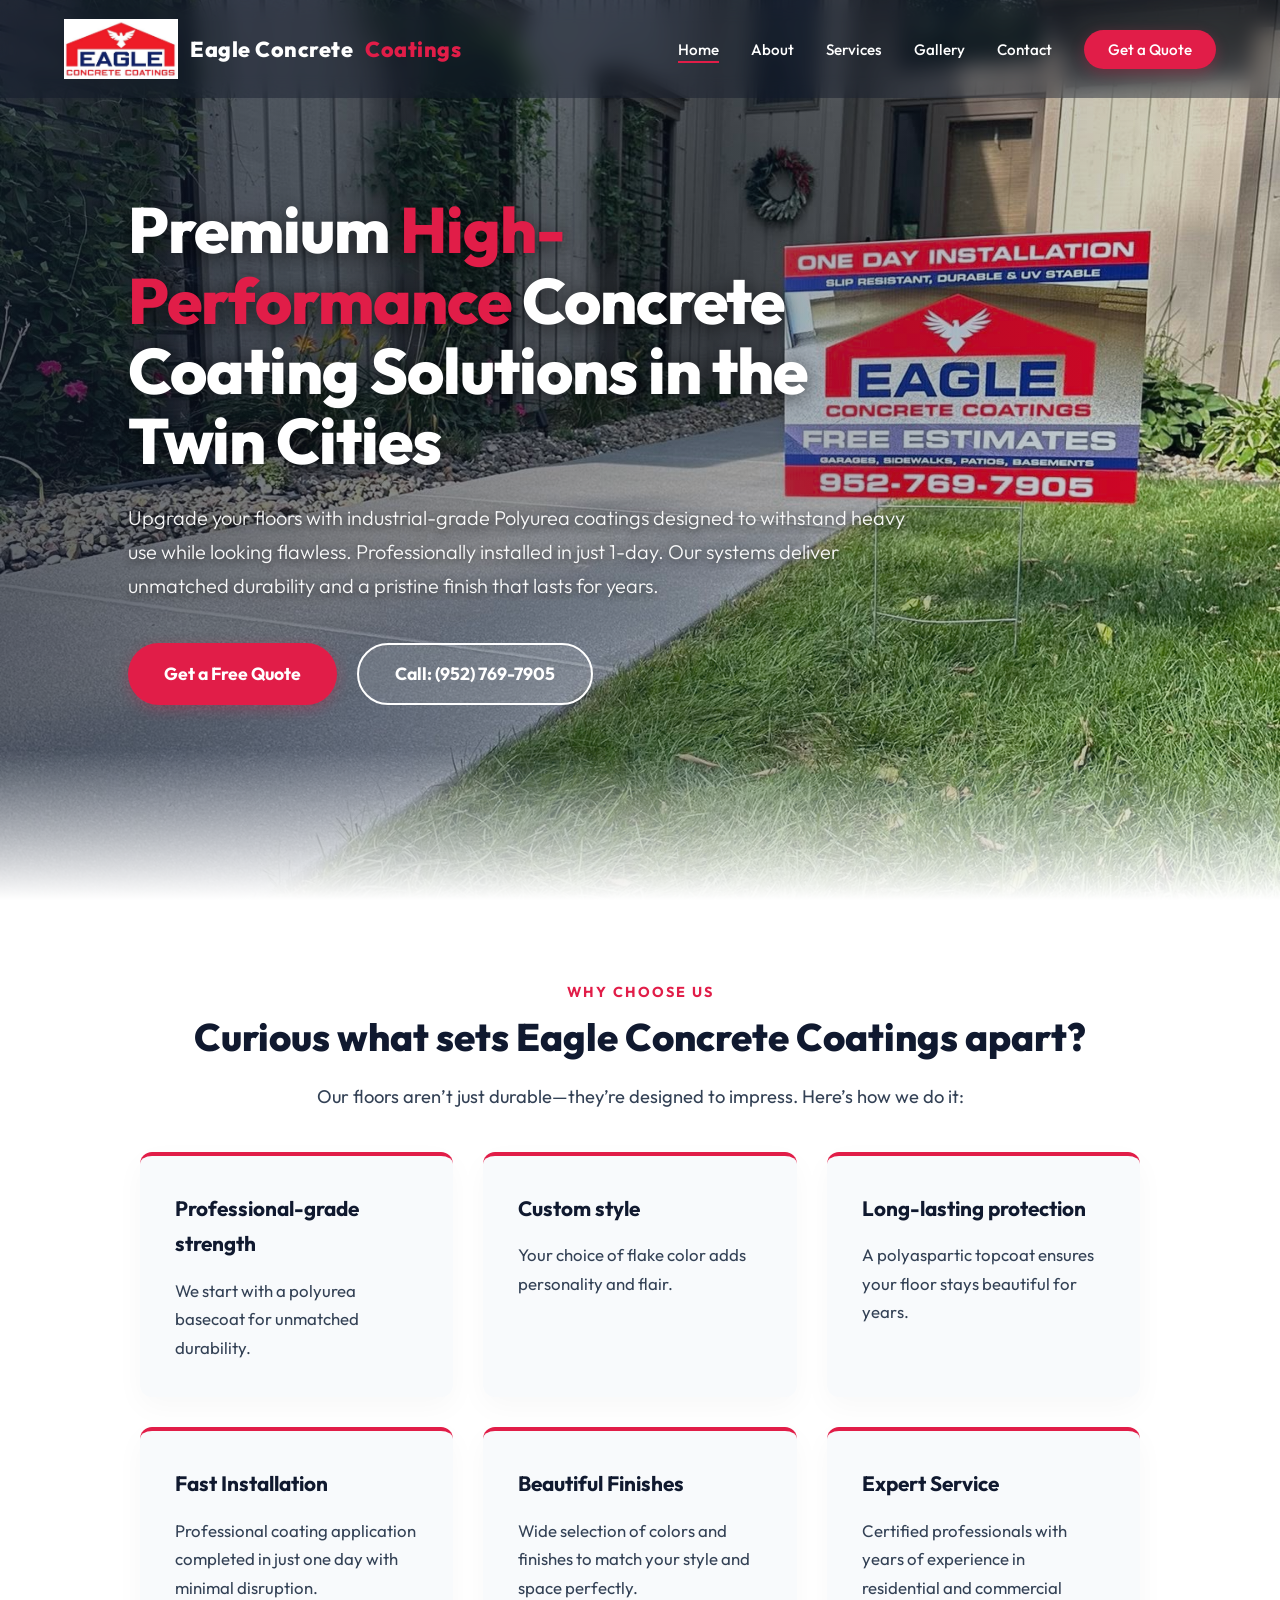
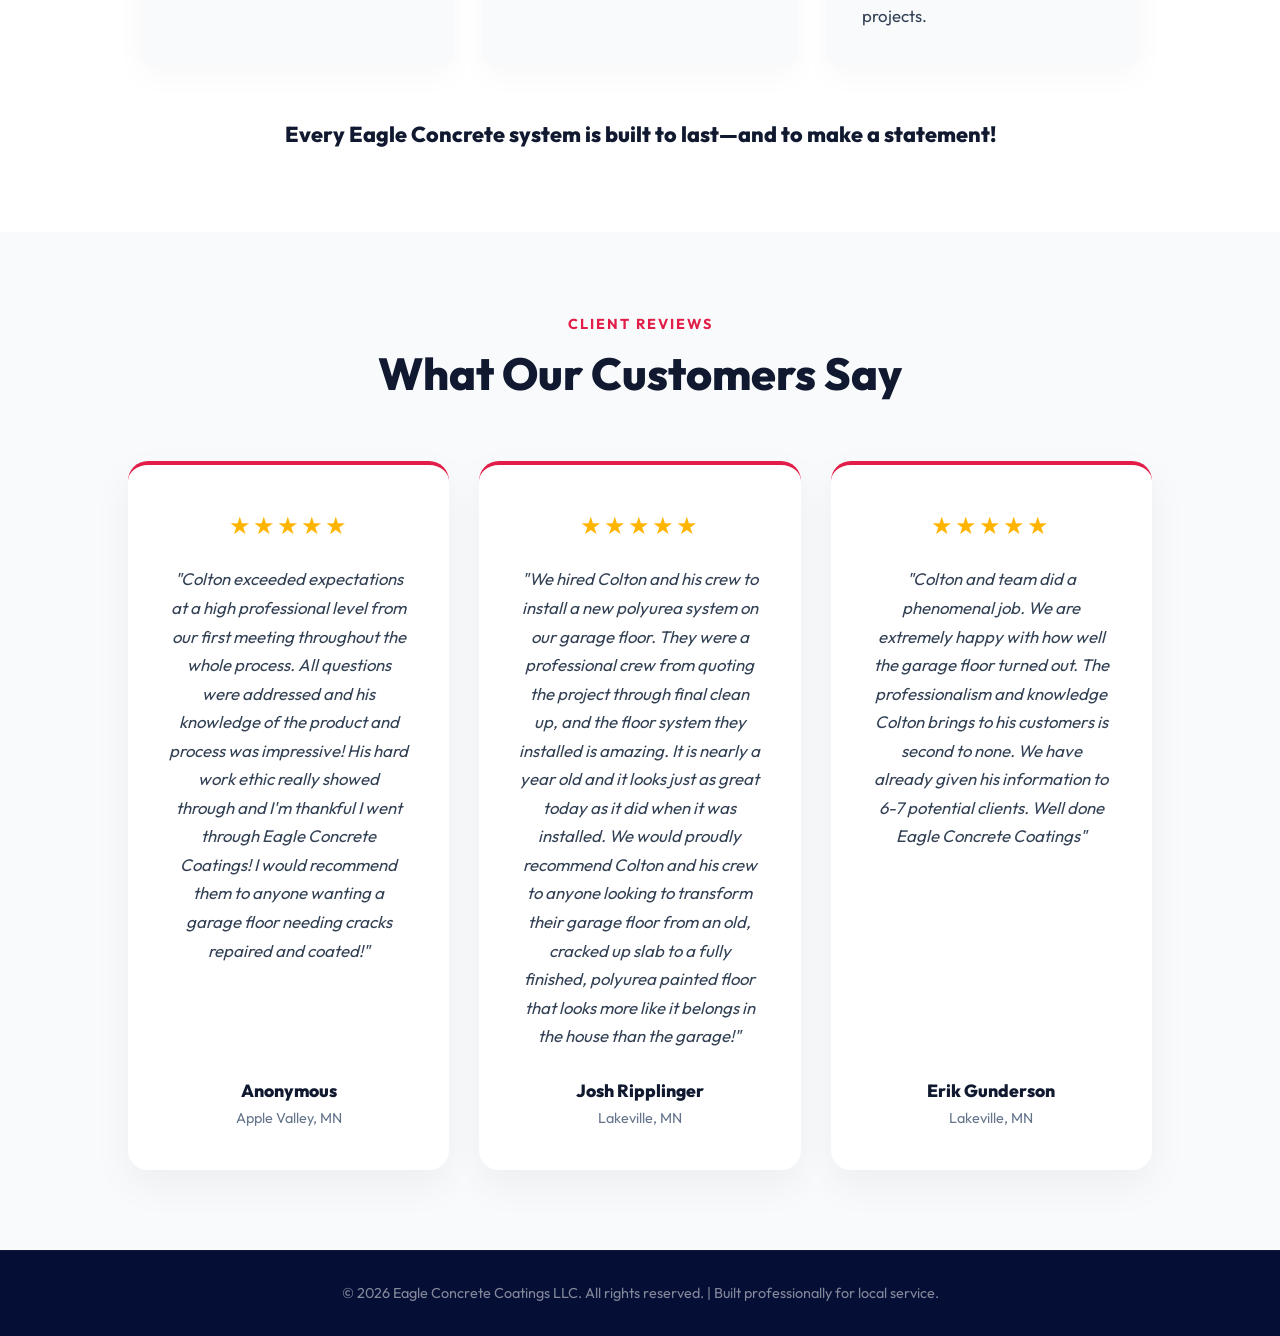
<file: index.html>
<!DOCTYPE html>
<html lang="en">

<head>
    <meta charset="UTF-8">
    <meta name="viewport" content="width=device-width, initial-scale=1.0">
    <title>Eagle Concrete Coatings LLC | Premium Floors in Minnesota</title>
    <meta name="description" content="Durable, professional concrete coatings in Minnesota.">
    <link rel="preconnect" href="https://fonts.googleapis.com">
    <link rel="preconnect" href="https://fonts.gstatic.com" crossorigin>
    <link href="https://fonts.googleapis.com/css2?family=Outfit:wght@300;400;500;700;800&display=swap" rel="stylesheet">
    <link rel="stylesheet" href="styles.css">
</head>

<body>
    <header id="header">
        <div class="logo"><a href="index.html"><img src="images/logo.png" alt="Eagle Concrete Coatings"
                    class="logo-img"> Eagle Concrete <span>Coatings</span></a></div>
        <button class="mobile-menu-btn" onclick="toggleMenu()" aria-label="Toggle Menu">☰</button>
        <ul class="nav-links" id="navLinks">
            <li><a href="index.html" onclick="toggleMenu()">Home</a></li>
            <li><a href="about.html" onclick="toggleMenu()">About</a></li>
            <li><a href="services.html" onclick="toggleMenu()">Services</a></li>
            <li><a href="gallery.html" onclick="toggleMenu()">Gallery</a></li>
            <li><a href="contact.html" onclick="toggleMenu()">Contact</a></li>
            <li><a href="contact.html" class="btn-quote" onclick="toggleMenu()">Get a Quote</a></li>
        </ul>
    </header>

    <main>
        <section id="home" class="hero">
            <div class="hero-content fade-in-up">
                <h1>Premium <span>High-Performance</span> Concrete Coating Solutions in the Twin Cities
                </h1>
                <p>Upgrade your floors with industrial-grade Polyurea coatings designed to withstand heavy use while
                    looking flawless. Professionally installed in just 1-day. Our systems deliver unmatched durability
                    and a pristine finish that lasts for years.</p>
                <div class="hero-buttons">
                    <a href="contact.html" class="btn-quote">Get a Free Quote</a>
                    <a href="tel:9527697905" class="btn-outline">Call: (952) 769-7905</a>
                </div>
            </div>
        </section>

        <section id="features" class="features-text" style="background-color: var(--white);">
            <div class="fade-in-up" style="max-width: 1000px; margin: 0 auto; text-align: center;">
                <span class="section-subtitle">Why Choose Us</span>
                <h2 class="section-title" style="font-size: 2.4rem; margin-bottom: 20px;">Curious what sets Eagle
                    Concrete Coatings apart?</h2>
                <p style="font-size: 1.15rem; color: var(--text-main); margin-bottom: 40px;">Our floors aren’t just
                    durable—they’re designed to impress. Here’s how we do it:</p>

                <div
                    style="display: grid; grid-template-columns: repeat(auto-fit, minmax(280px, 1fr)); gap: 30px; text-align: left; margin-bottom: 50px;">
                    <div
                        style="background: var(--light-gray); padding: 35px; border-radius: 12px; border-top: 4px solid var(--red); box-shadow: 0 10px 30px rgba(0,0,0,0.03);">
                        <h4 style="color: var(--navy); font-size: 1.3rem; margin-bottom: 15px;">Professional-grade
                            strength</h4>
                        <p style="color: var(--text-main); font-size: 1.05rem;">We start with a polyurea basecoat for
                            unmatched durability.</p>
                    </div>
                    <div
                        style="background: var(--light-gray); padding: 35px; border-radius: 12px; border-top: 4px solid var(--red); box-shadow: 0 10px 30px rgba(0,0,0,0.03);">
                        <h4 style="color: var(--navy); font-size: 1.3rem; margin-bottom: 15px;">Custom style</h4>
                        <p style="color: var(--text-main); font-size: 1.05rem;">Your choice of flake color adds
                            personality and flair.</p>
                    </div>
                    <div
                        style="background: var(--light-gray); padding: 35px; border-radius: 12px; border-top: 4px solid var(--red); box-shadow: 0 10px 30px rgba(0,0,0,0.03);">
                        <h4 style="color: var(--navy); font-size: 1.3rem; margin-bottom: 15px;">Long-lasting protection
                        </h4>
                        <p style="color: var(--text-main); font-size: 1.05rem;">A polyaspartic topcoat ensures your
                            floor stays beautiful for years.</p>
                    </div>
                    <!-- New Highlights -->
                    <div
                        style="background: var(--light-gray); padding: 35px; border-radius: 12px; border-top: 4px solid var(--red); box-shadow: 0 10px 30px rgba(0,0,0,0.03);">
                        <h4 style="color: var(--navy); font-size: 1.3rem; margin-bottom: 15px;">Fast Installation
                        </h4>
                        <p style="color: var(--text-main); font-size: 1.05rem;">Professional coating application
                            completed in just one day with minimal disruption.</p>
                    </div>
                    <div
                        style="background: var(--light-gray); padding: 35px; border-radius: 12px; border-top: 4px solid var(--red); box-shadow: 0 10px 30px rgba(0,0,0,0.03);">
                        <h4 style="color: var(--navy); font-size: 1.3rem; margin-bottom: 15px;">Beautiful Finishes
                        </h4>
                        <p style="color: var(--text-main); font-size: 1.05rem;">Wide selection of colors and finishes to
                            match your style and space perfectly.</p>
                    </div>
                    <div
                        style="background: var(--light-gray); padding: 35px; border-radius: 12px; border-top: 4px solid var(--red); box-shadow: 0 10px 30px rgba(0,0,0,0.03);">
                        <h4 style="color: var(--navy); font-size: 1.3rem; margin-bottom: 15px;">Expert Service
                        </h4>
                        <p style="color: var(--text-main); font-size: 1.05rem;">Certified professionals with years of
                            experience in residential and commercial projects.</p>
                    </div>
                </div>

                <p style="font-size: 1.35rem; font-weight: 800; color: var(--navy);">Every Eagle Concrete system is
                    built to last—and to make a statement!</p>
            </div>
        </section>

        <section id="testimonials" class="testimonials">
            <div class="section-header fade-in-up">
                <span class="section-subtitle">Client Reviews</span>
                <h2 class="section-title">What Our Customers Say</h2>
            </div>
            <div class="testimonial-container fade-in-up delay-1">
                <!-- Review 1 -->
                <div class="testimonial-card">
                    <div class="stars">★★★★★</div>
                    <p class="review-text">"Colton exceeded expectations at a high professional level from our first
                        meeting throughout the whole process. All questions were addressed and his knowledge of the
                        product and process was impressive! His hard work ethic really showed through and I'm thankful I
                        went through Eagle Concrete Coatings! I would recommend them to anyone wanting a garage floor
                        needing cracks repaired and coated!"</p>
                    <div class="reviewer">
                        <h4>Anonymous</h4>
                        <p>Apple Valley, MN</p>
                    </div>
                </div>
                <!-- Review 2 -->
                <div class="testimonial-card">
                    <div class="stars">★★★★★</div>
                    <p class="review-text">"We hired Colton and his crew to install a new polyurea system on our garage
                        floor. They were a professional crew from quoting the project through final clean up, and the
                        floor system they installed is amazing. It is nearly a year old and it looks just as great today
                        as it did when it was installed. We would proudly recommend Colton and his crew to anyone
                        looking to transform their garage floor from an old, cracked up slab to a fully finished,
                        polyurea painted floor that looks more like it belongs in the house than the garage!"</p>
                    <div class="reviewer">
                        <h4>Josh Ripplinger</h4>
                        <p>Lakeville, MN</p>
                    </div>
                </div>
                <!-- Review 3 -->
                <div class="testimonial-card">
                    <div class="stars">★★★★★</div>
                    <p class="review-text">"Colton and team did a phenomenal job. We are extremely happy with how well
                        the garage floor turned out. The professionalism and knowledge Colton brings to his customers is
                        second to none. We have already given his information to 6-7 potential clients. Well done Eagle
                        Concrete Coatings"</p>
                    <div class="reviewer">
                        <h4>Erik Gunderson</h4>
                        <p>Lakeville, MN</p>
                    </div>
                </div>
            </div>
        </section>
    </main>

    <footer>
        <p>&copy; 2026 Eagle Concrete Coatings LLC. All rights reserved. | Built professionally for local service.</p>
    </footer>

    <script src="script.js"></script>
</body>

</html>
</file>
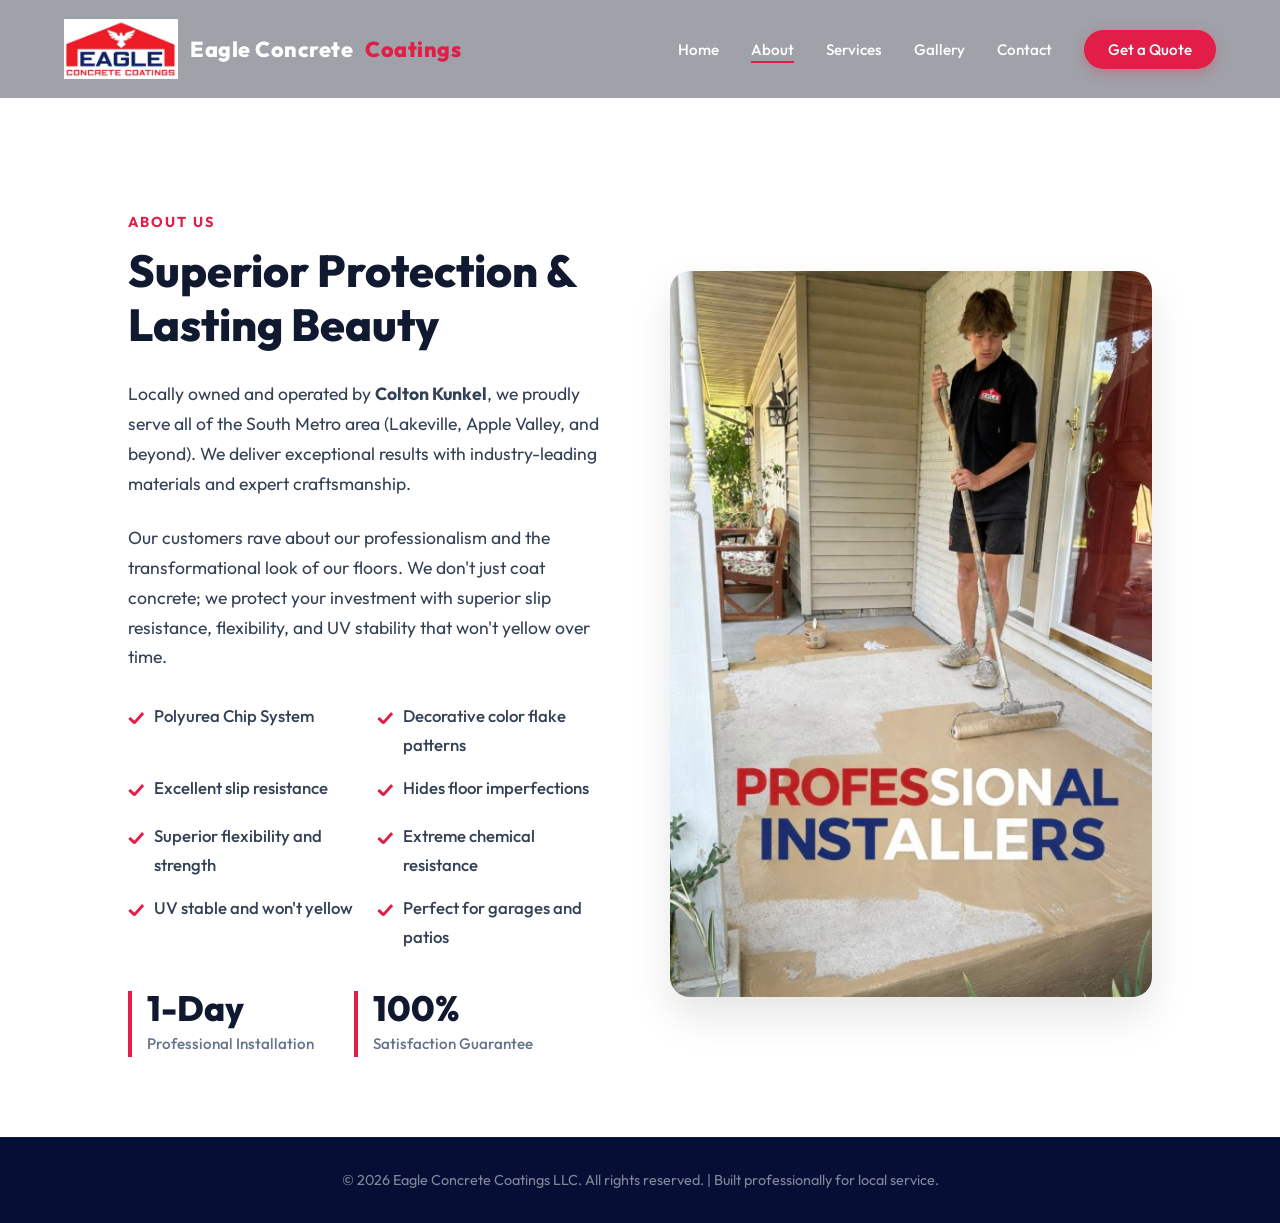
<file: about.html>
<!DOCTYPE html>
<html lang="en">

<head>
    <meta charset="UTF-8">
    <meta name="viewport" content="width=device-width, initial-scale=1.0">
    <title>About Us | Eagle Concrete Coatings LLC</title>
    <meta name="description" content="Learn about Eagle Concrete Coatings LLC and Colton Kunkel.">
    <link rel="preconnect" href="https://fonts.googleapis.com">
    <link rel="preconnect" href="https://fonts.gstatic.com" crossorigin>
    <link href="https://fonts.googleapis.com/css2?family=Outfit:wght@300;400;500;700;800&display=swap" rel="stylesheet">
    <link rel="stylesheet" href="styles.css">
</head>

<body>
    <header id="header">
        <div class="logo"><a href="index.html"><img src="images/logo.png" alt="Eagle Concrete Coatings"
                    class="logo-img"> Eagle Concrete <span>Coatings</span></a></div>
        <button class="mobile-menu-btn" onclick="toggleMenu()" aria-label="Toggle Menu">☰</button>
        <ul class="nav-links" id="navLinks">
            <li><a href="index.html" onclick="toggleMenu()">Home</a></li>
            <li><a href="about.html" onclick="toggleMenu()">About</a></li>
            <li><a href="services.html" onclick="toggleMenu()">Services</a></li>
            <li><a href="gallery.html" onclick="toggleMenu()">Gallery</a></li>
            <li><a href="contact.html" onclick="toggleMenu()">Contact</a></li>
            <li><a href="contact.html" class="btn-quote" onclick="toggleMenu()">Get a Quote</a></li>
        </ul>
    </header>

    <main class="page-spacer">
        <section id="about" class="about">
            <div class="about-text fade-in-up">
                <span class="section-subtitle">About Us</span>
                <h2 class="section-title">Superior Protection & Lasting Beauty</h2>
                <br>
                <p>Locally owned and operated by <strong>Colton Kunkel</strong>, we proudly serve all of the South Metro
                    area (Lakeville, Apple Valley, and beyond). We deliver exceptional results with industry-leading
                    materials and expert craftsmanship.</p>
                <p>Our customers rave about our professionalism and the transformational look of our floors. We don't
                    just coat concrete; we protect your investment with superior slip resistance, flexibility, and UV
                    stability that won't yellow over time.</p>
                <ul class="benefits-list">
                    <li><i>✓</i> Polyurea Chip System</li>
                    <li><i>✓</i> Decorative color flake patterns</li>
                    <li><i>✓</i> Excellent slip resistance</li>
                    <li><i>✓</i> Hides floor imperfections</li>
                    <li><i>✓</i> Superior flexibility and strength</li>
                    <li><i>✓</i> Extreme chemical resistance</li>
                    <li><i>✓</i> UV stable and won't yellow</li>
                    <li><i>✓</i> Perfect for garages and patios</li>
                </ul>
                <div class="about-stats">
                    <div class="stat-item">
                        <h4>1-Day</h4>
                        <p>Professional Installation</p>
                    </div>
                    <div class="stat-item">
                        <h4>100%</h4>
                        <p>Satisfaction Guarantee</p>
                    </div>
                </div>
            </div>
            <div class="about-image fade-in-up delay-1">
                <img src="images/coating team working.jpg" alt="Professional concrete coating team working">
            </div>
        </section>
    </main>

    <footer>
        <p>&copy; 2026 Eagle Concrete Coatings LLC. All rights reserved. | Built professionally for local service.</p>
    </footer>

    <script src="script.js"></script>
</body>

</html>
</file>
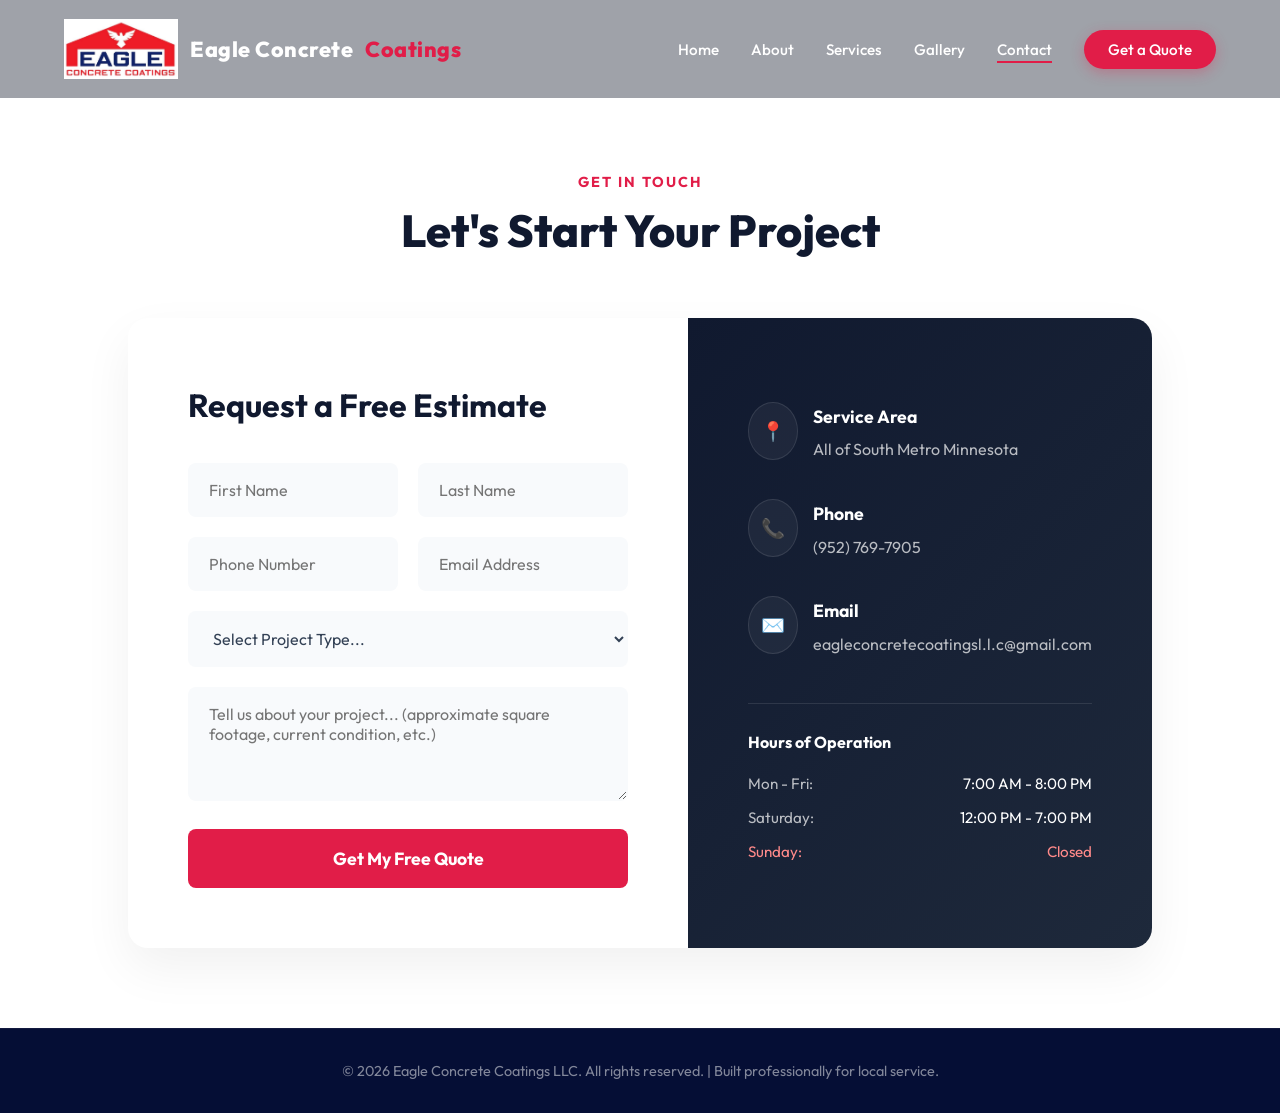
<file: contact.html>
<!DOCTYPE html>
<html lang="en">
<head>
    <meta charset="UTF-8">
    <meta name="viewport" content="width=device-width, initial-scale=1.0">
    <title>Contact Us | Eagle Concrete Coatings LLC</title>
    <link rel="preconnect" href="https://fonts.googleapis.com">
    <link rel="preconnect" href="https://fonts.gstatic.com" crossorigin>
    <link href="https://fonts.googleapis.com/css2?family=Outfit:wght@300;400;500;700;800&display=swap" rel="stylesheet">
    <link rel="stylesheet" href="styles.css">
    <style>
        .contact { padding-top: 40px; }
    </style>
</head>
<body>
    <header id="header">
        <div class="logo"><a href="index.html"><img src="images/logo.png" alt="Eagle Concrete Coatings" class="logo-img"> Eagle Concrete <span>Coatings</span></a></div>
        <button class="mobile-menu-btn" onclick="toggleMenu()" aria-label="Toggle Menu">☰</button>
        <ul class="nav-links" id="navLinks">
            <li><a href="index.html" onclick="toggleMenu()">Home</a></li>
            <li><a href="about.html" onclick="toggleMenu()">About</a></li>
            <li><a href="services.html" onclick="toggleMenu()">Services</a></li>
            <li><a href="gallery.html" onclick="toggleMenu()">Gallery</a></li>
            <li><a href="contact.html" onclick="toggleMenu()">Contact</a></li>
            <li><a href="contact.html" class="btn-quote" onclick="toggleMenu()">Get a Quote</a></li>
        </ul>
    </header>

    <main class="page-spacer">
        <section id="contact" class="contact">
            <div class="section-header fade-in-up">
                <span class="section-subtitle">Get In Touch</span>
                <h2 class="section-title">Let's Start Your Project</h2>
            </div>
            <div class="contact-container fade-in-up delay-1">
                <div class="contact-form-wrap">
                    <h3>Request a Free Estimate</h3>
                    <form class="contact-form" onsubmit="submitForm(event)">
                        <div class="input-group">
                            <input type="text" placeholder="First Name" required>
                        </div>
                        <div class="input-group">
                            <input type="text" placeholder="Last Name" required>
                        </div>
                        <div class="input-group">
                            <input type="tel" placeholder="Phone Number" required>
                        </div>
                        <div class="input-group">
                            <input type="email" placeholder="Email Address" required>
                        </div>
                        <div class="input-group form-full">
                            <select required>
                                <option value="" disabled selected>Select Project Type...</option>
                                <option value="garage">Garage Floor</option>
                                <option value="basement">Basement</option>
                                <option value="commercial">Commercial Space</option>
                                <option value="outdoor">Patio / Outdoor</option>
                            </select>
                        </div>
                        <div class="input-group form-full">
                            <textarea rows="4" placeholder="Tell us about your project... (approximate square footage, current condition, etc.)"></textarea>
                        </div>
                        <button type="submit">Get My Free Quote</button>
                    </form>
                </div>

                <div class="contact-info">
                    <div class="info-item">
                        <div class="info-icon">📍</div>
                        <div class="info-content">
                            <h4>Service Area</h4>
                            <p>All of South Metro Minnesota</p>
                        </div>
                    </div>
                    <div class="info-item">
                        <div class="info-icon">📞</div>
                        <div class="info-content">
                            <h4>Phone</h4>
                            <a href="tel:9527697905">(952) 769-7905</a>
                        </div>
                    </div>
                    <div class="info-item">
                        <div class="info-icon">✉️</div>
                        <div class="info-content">
                            <h4>Email</h4>
                            <a href="mailto:eagleconcretecoatingsl.l.c@gmail.com">eagleconcretecoatingsl.l.c@gmail.com</a>
                        </div>
                    </div>
                    
                    <div style="margin-top: 10px; border-top: 1px solid rgba(255,255,255,0.1); padding-top: 25px;">
                        <h4 style="margin-bottom: 15px; color: var(--white);">Hours of Operation</h4>
                        <p style="margin-bottom: 8px; display: flex; justify-content: space-between; font-size: 0.95rem;">
                            <span style="color: rgba(255,255,255,0.7);">Mon - Fri:</span> 
                            <span>7:00 AM - 8:00 PM</span>
                        </p>
                        <p style="margin-bottom: 8px; display: flex; justify-content: space-between; font-size: 0.95rem;">
                            <span style="color: rgba(255,255,255,0.7);">Saturday:</span> 
                            <span>12:00 PM - 7:00 PM</span>
                        </p>
                        <p style="display: flex; justify-content: space-between; color: #ff8a8a; font-size: 0.95rem;">
                            <span>Sunday:</span> 
                            <span>Closed</span>
                        </p>
                    </div>
                </div>
            </div>
        </section>
    </main>

    <footer>
        <p>&copy; 2026 Eagle Concrete Coatings LLC. All rights reserved. | Built professionally for local service.</p>
    </footer>

    <script src="script.js"></script>
</body>
</html>
</file>
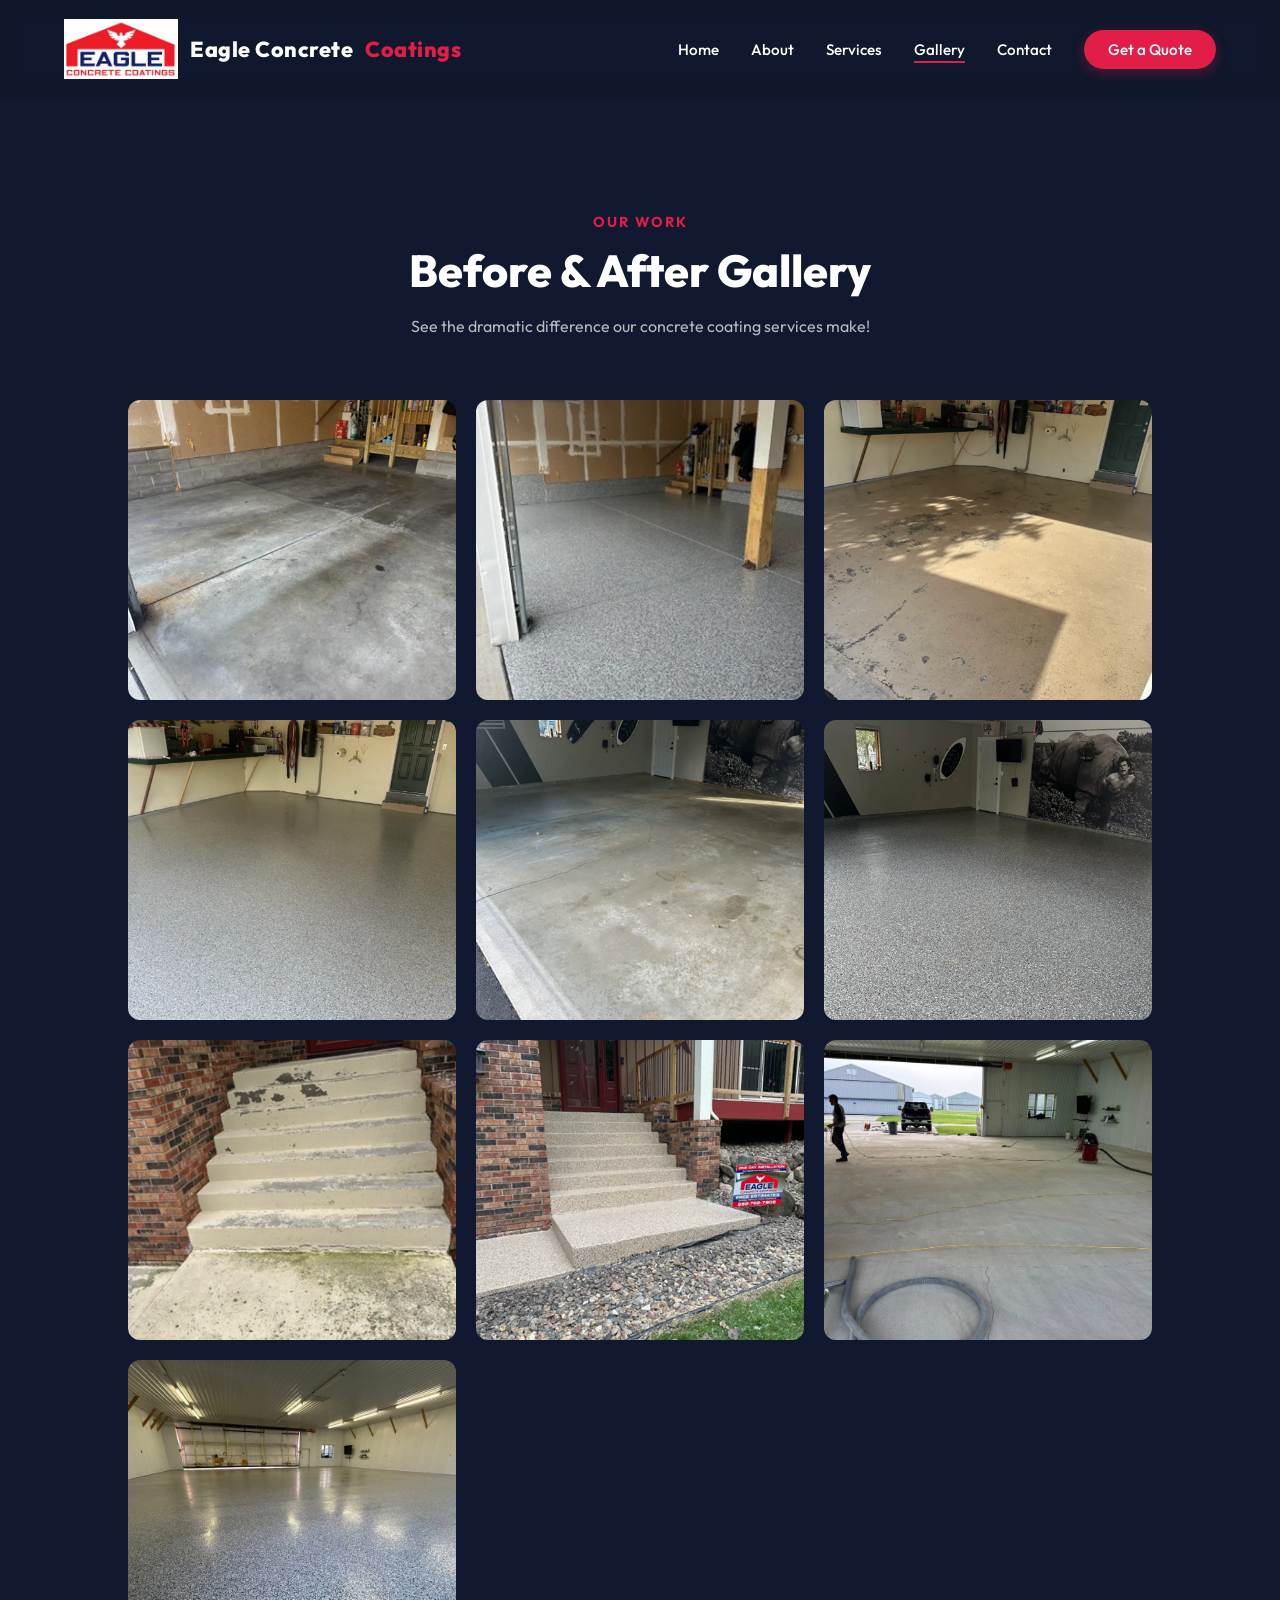
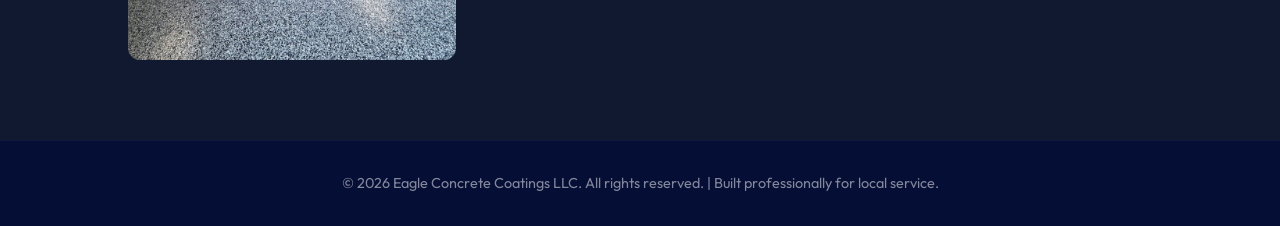
<file: gallery.html>
<!DOCTYPE html>
<html lang="en">

<head>
    <meta charset="UTF-8">
    <meta name="viewport" content="width=device-width, initial-scale=1.0">
    <title>Gallery | Eagle Concrete Coatings LLC</title>
    <link rel="preconnect" href="https://fonts.googleapis.com">
    <link rel="preconnect" href="https://fonts.gstatic.com" crossorigin>
    <link href="https://fonts.googleapis.com/css2?family=Outfit:wght@300;400;500;700;800&display=swap" rel="stylesheet">
    <link rel="stylesheet" href="styles.css">
    <style>
        body {
            background-color: var(--navy);
        }

        .page-spacer {
            background-color: var(--navy);
        }
    </style>
</head>

<body>
    <header id="header">
        <div class="logo"><a href="index.html"><img src="images/logo.png" alt="Eagle Concrete Coatings"
                    class="logo-img"> Eagle Concrete <span>Coatings</span></a></div>
        <button class="mobile-menu-btn" onclick="toggleMenu()" aria-label="Toggle Menu">☰</button>
        <ul class="nav-links" id="navLinks">
            <li><a href="index.html" onclick="toggleMenu()">Home</a></li>
            <li><a href="about.html" onclick="toggleMenu()">About</a></li>
            <li><a href="services.html" onclick="toggleMenu()">Services</a></li>
            <li><a href="gallery.html" onclick="toggleMenu()">Gallery</a></li>
            <li><a href="contact.html" onclick="toggleMenu()">Contact</a></li>
            <li><a href="contact.html" class="btn-quote" onclick="toggleMenu()">Get a Quote</a></li>
        </ul>
    </header>

    <main class="page-spacer">
        <section id="gallery" class="gallery">
            <div class="section-header fade-in-up">
                <span class="section-subtitle">Our Work</span>
                <h2 class="section-title">Before & After Gallery</h2>
                <p style="margin-top: 15px; color: rgba(255,255,255,0.7);">See the dramatic difference our concrete
                    coating services make!</p>
            </div>
            <div class="gallery-grid fade-in-up delay-1">
                <!-- Pair 1 -->
                <div class="gallery-item">
                    <img src="images/before pic garage 1.png" alt="Before Garage 1">
                    <div class="gallery-overlay">
                        <h4>Before</h4>
                        <p>Residential Garage 1</p>
                    </div>
                </div>
                <div class="gallery-item">
                    <img src="images/after pic garage 1.jpg" alt="After Garage 1">
                    <div class="gallery-overlay">
                        <h4>After</h4>
                        <p>Residential Garage 1</p>
                    </div>
                </div>
                <!-- Pair 2 -->
                <div class="gallery-item">
                    <img src="images/before pic garage 2.png" alt="Before Garage 2">
                    <div class="gallery-overlay">
                        <h4>Before</h4>
                        <p>Residential Garage 2</p>
                    </div>
                </div>
                <div class="gallery-item">
                    <img src="images/after pic garage 2.png" alt="After Garage 2">
                    <div class="gallery-overlay">
                        <h4>After</h4>
                        <p>Residential Garage 2</p>
                    </div>
                </div>
                <!-- Pair 3 -->
                <div class="gallery-item">
                    <img src="images/before pic garage 3.png" alt="Before Garage 3">
                    <div class="gallery-overlay">
                        <h4>Before</h4>
                        <p>Residential Garage 3</p>
                    </div>
                </div>
                <div class="gallery-item">
                    <img src="images/after pic garage 3.png" alt="After Garage 3">
                    <div class="gallery-overlay">
                        <h4>After</h4>
                        <p>Residential Garage 3</p>
                    </div>
                </div>
                <!-- Pair 4 -->
                <div class="gallery-item">
                    <img src="images/before pic outside 1.png" alt="Before Outside 1">
                    <div class="gallery-overlay">
                        <h4>Before</h4>
                        <p>Outdoor Space</p>
                    </div>
                </div>
                <div class="gallery-item">
                    <img src="images/after pic outside 1.png" alt="After Outside 1">
                    <div class="gallery-overlay">
                        <h4>After</h4>
                        <p>Outdoor Space</p>
                    </div>
                </div>
                <!-- Pair 5 -->
                <div class="gallery-item">
                    <img src="images/commercial before pic.jpg" alt="Before Commercial">
                    <div class="gallery-overlay">
                        <h4>Before</h4>
                        <p>Commercial Space</p>
                    </div>
                </div>
                <div class="gallery-item">
                    <img src="images/commerical after pic.jpg" alt="After Commercial">
                    <div class="gallery-overlay">
                        <h4>After</h4>
                        <p>Commercial Space</p>
                    </div>
                </div>
            </div>
        </section>
    </main>

    <footer>
        <p>&copy; 2026 Eagle Concrete Coatings LLC. All rights reserved. | Built professionally for local service.</p>
    </footer>

    <script src="script.js"></script>
</body>

</html>
</file>
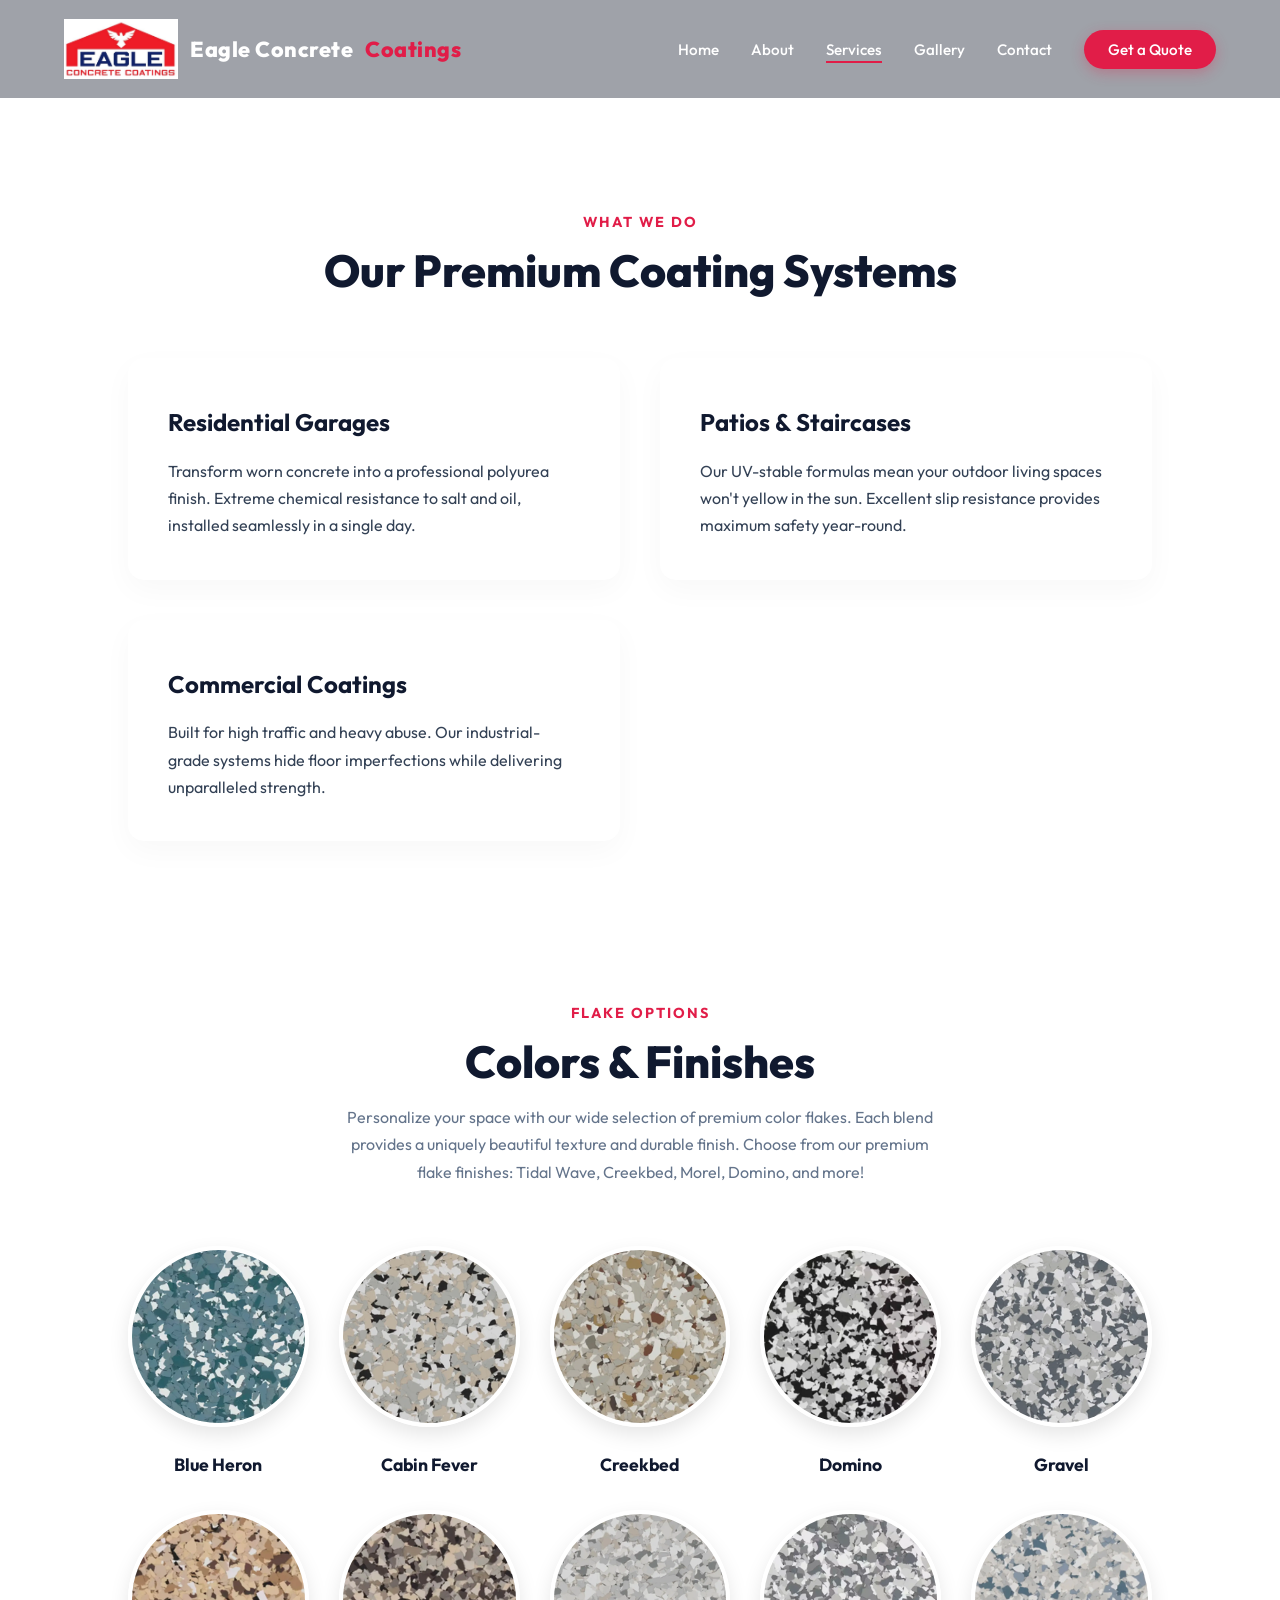
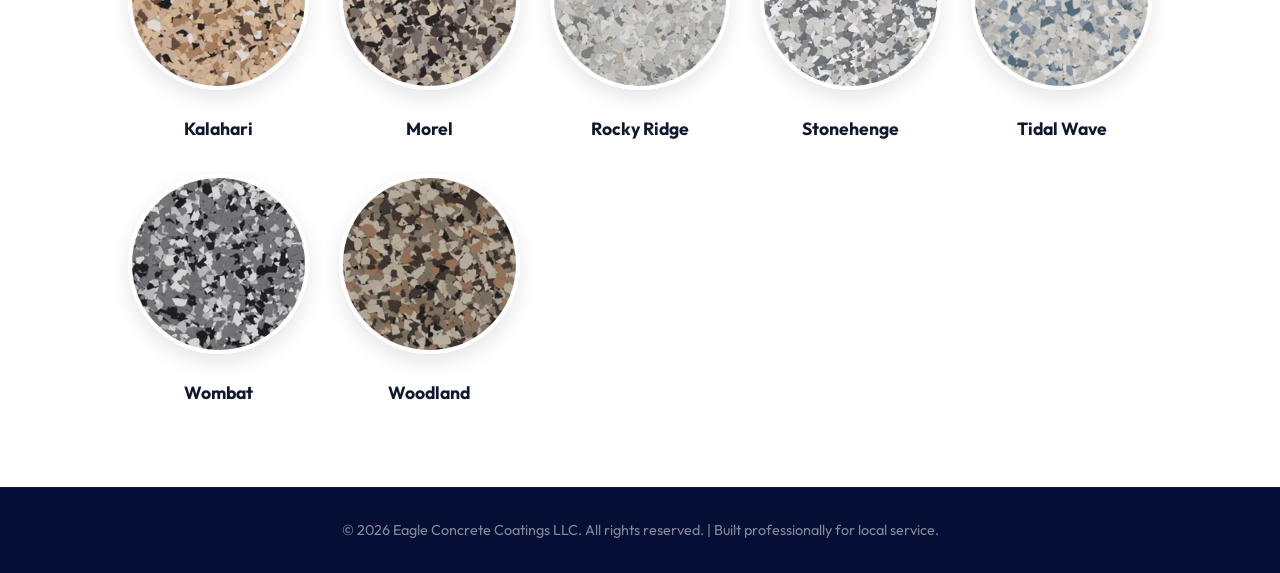
<file: services.html>
<!DOCTYPE html>
<html lang="en">

<head>
    <meta charset="UTF-8">
    <meta name="viewport" content="width=device-width, initial-scale=1.0">
    <title>Services | Eagle Concrete Coatings LLC</title>
    <link rel="preconnect" href="https://fonts.googleapis.com">
    <link rel="preconnect" href="https://fonts.gstatic.com" crossorigin>
    <link href="https://fonts.googleapis.com/css2?family=Outfit:wght@300;400;500;700;800&display=swap" rel="stylesheet">
    <link rel="stylesheet" href="styles.css">
    <style>
        .services {
            background-color: var(--white);
        }

        /* On separate page, make bg white */
    </style>
</head>

<body>
    <header id="header">
        <div class="logo"><a href="index.html"><img src="images/logo.png" alt="Eagle Concrete Coatings"
                    class="logo-img"> Eagle Concrete <span>Coatings</span></a></div>
        <button class="mobile-menu-btn" onclick="toggleMenu()" aria-label="Toggle Menu">☰</button>
        <ul class="nav-links" id="navLinks">
            <li><a href="index.html" onclick="toggleMenu()">Home</a></li>
            <li><a href="about.html" onclick="toggleMenu()">About</a></li>
            <li><a href="services.html" onclick="toggleMenu()">Services</a></li>
            <li><a href="gallery.html" onclick="toggleMenu()">Gallery</a></li>
            <li><a href="contact.html" onclick="toggleMenu()">Contact</a></li>
            <li><a href="contact.html" class="btn-quote" onclick="toggleMenu()">Get a Quote</a></li>
        </ul>
    </header>

    <main class="page-spacer">
        <section id="services" class="services">
            <div class="section-header fade-in-up">
                <span class="section-subtitle">What We Do</span>
                <h2 class="section-title">Our Premium Coating Systems</h2>
            </div>
            <div class="services-grid">
                <div class="service-card fade-in-up delay-1">
                    <h3>Residential Garages</h3>
                    <p>Transform worn concrete into a professional polyurea finish. Extreme chemical resistance to salt
                        and oil, installed seamlessly in a single day.</p>
                </div>
                <div class="service-card fade-in-up delay-2">
                    <h3>Patios & Staircases</h3>
                    <p>Our UV-stable formulas mean your outdoor living spaces won't yellow in the sun. Excellent slip
                        resistance provides maximum safety year-round.</p>
                </div>
                <div class="service-card fade-in-up delay-3">
                    <h3>Commercial Coatings</h3>
                    <p>Built for high traffic and heavy abuse. Our industrial-grade systems hide floor imperfections
                        while delivering unparalleled strength.</p>
                </div>
            </div>
        </section>

        <section id="finishes" class="colors" style="background-color: var(--white);">
            <div class="section-header fade-in-up">
                <span class="section-subtitle">Flake Options</span>
                <h2 class="section-title">Colors & Finishes</h2>
                <p style="margin-top: 15px; color: var(--text-light); max-width: 600px; margin-inline: auto;">
                    Personalize your space with our wide selection of premium color flakes. Each blend provides a
                    uniquely beautiful texture and durable finish. Choose from our premium flake finishes: Tidal Wave,
                    Creekbed, Morel, Domino, and more!</p>
            </div>
            <div class="color-grid fade-in-up delay-1">
                <div class="color-item">
                    <img src="images/blue heron.png" alt="Blue Heron">
                    <h4>Blue Heron</h4>
                </div>
                <div class="color-item">
                    <img src="images/cabin fever.png" alt="Cabin Fever">
                    <h4>Cabin Fever</h4>
                </div>
                <div class="color-item">
                    <img src="images/creekbed.png" alt="Creekbed">
                    <h4>Creekbed</h4>
                </div>
                <div class="color-item">
                    <img src="images/domino.png" alt="Domino">
                    <h4>Domino</h4>
                </div>
                <div class="color-item">
                    <img src="images/gravel.png" alt="Gravel">
                    <h4>Gravel</h4>
                </div>
                <div class="color-item">
                    <img src="images/kalahari.png" alt="Kalahari">
                    <h4>Kalahari</h4>
                </div>
                <div class="color-item">
                    <img src="images/morel.png" alt="Morel">
                    <h4>Morel</h4>
                </div>
                <div class="color-item">
                    <img src="images/rocky ridge.png" alt="Rocky Ridge">
                    <h4>Rocky Ridge</h4>
                </div>
                <div class="color-item">
                    <img src="images/stonehenge.png" alt="Stonehenge">
                    <h4>Stonehenge</h4>
                </div>
                <div class="color-item">
                    <img src="images/tidal wave.png" alt="Tidal Wave">
                    <h4>Tidal Wave</h4>
                </div>
                <div class="color-item">
                    <img src="images/wombat.png" alt="Wombat">
                    <h4>Wombat</h4>
                </div>
                <div class="color-item">
                    <img src="images/woodland.png" alt="Woodland">
                    <h4>Woodland</h4>
                </div>
            </div>
        </section>
    </main>

    <footer>
        <p>&copy; 2026 Eagle Concrete Coatings LLC. All rights reserved. | Built professionally for local service.</p>
    </footer>

    <script src="script.js"></script>
</body>

</html>
</file>
<file: styles.css>
/* styles.css */
/* === BASE STYLES & BRAND COLORS === */
:root {
    --navy: #10192f;
    --navy-light: #1e293b;
    --navy-dark: #050e35;
    --red: #e11d48;
    --red-hover: #be123c;
    --white: #ffffff;
    --light-gray: #f8fafc;
    --text-main: #334155;
    --text-light: #64748b;
}

* {
    margin: 0;
    padding: 0;
    box-sizing: border-box;
    font-family: 'Outfit', sans-serif;
    scroll-behavior: smooth;
}

body {
    color: var(--text-main);
    line-height: 1.7;
    background-color: var(--white);
    overflow-x: hidden;
    display: flex;
    flex-direction: column;
    min-height: 100vh;
}

main {
    flex: 1;
}

/* === PRE-LOADER / ANIMATIONS === */
@keyframes fadeInUp {
    from {
        opacity: 0;
        transform: translateY(30px);
    }

    to {
        opacity: 1;
        transform: translateY(0);
    }
}

.fade-in-up {
    animation: fadeInUp 0.8s ease-out forwards;
    opacity: 0;
}

.delay-1 {
    animation-delay: 0.2s;
}

.delay-2 {
    animation-delay: 0.4s;
}

.delay-3 {
    animation-delay: 0.6s;
}

/* === NAVIGATION === */
header {
    background-color: rgba(15, 23, 42, 0.4);
    backdrop-filter: blur(10px);
    -webkit-backdrop-filter: blur(10px);
    color: var(--white);
    padding: 1.2rem 5%;
    display: flex;
    justify-content: space-between;
    align-items: center;
    position: fixed;
    width: 100%;
    top: 0;
    z-index: 1000;
    transition: padding 0.3s ease, box-shadow 0.3s ease;
}

.logo {
    font-size: 1.35rem;
    font-weight: 800;
    letter-spacing: 0.5px;
    display: flex;
    align-items: center;
    gap: 10px;
}

.logo span {
    color: var(--red);
}

.logo a {
    color: var(--white);
    text-decoration: none;
    display: flex;
    align-items: center;
    gap: 12px;
}

.logo-img {
    height: 60px;
    width: auto;
    display: block;
}

.nav-links {
    list-style: none;
    display: flex;
    gap: 2rem;
    align-items: center;
}

.nav-links a {
    color: var(--white);
    text-decoration: none;
    font-weight: 500;
    font-size: 0.95rem;
    transition: all 0.3s;
    position: relative;
}

.nav-links a:not(.btn-quote)::after {
    content: '';
    position: absolute;
    width: 0;
    height: 2px;
    bottom: -4px;
    left: 0;
    background-color: var(--red);
    transition: width 0.3s ease;
}

.nav-links a:not(.btn-quote):hover::after,
.nav-links a.active:not(.btn-quote)::after {
    width: 100%;
}

.btn-quote {
    background-color: var(--red);
    color: var(--white);
    padding: 10px 24px;
    border-radius: 50px;
    text-decoration: none;
    font-weight: 700;
    transition: all 0.3s cubic-bezier(0.4, 0, 0.2, 1);
    box-shadow: 0 4px 14px rgba(225, 29, 72, 0.3);
}

.btn-quote:hover {
    background-color: var(--red-hover);
    transform: translateY(-2px);
    box-shadow: 0 6px 20px rgba(225, 29, 72, 0.5);
}

.mobile-menu-btn {
    display: none;
    font-size: 1.8rem;
    background: none;
    border: none;
    color: var(--white);
    cursor: pointer;
}

/* === PAGE SPACER === */
.page-spacer {
    padding-top: 130px;
    /* offset for fixed header on subpages */
}

/* === HERO SECTION (HOME) === */
.hero {
    height: 100vh;
    min-height: 600px;
    background: linear-gradient(to right, rgba(15, 23, 42, 0.65), rgba(15, 23, 42, 0.15)), url('images/home%20page%20pic.jpg') center 38% / cover fixed;
    display: flex;
    flex-direction: column;
    justify-content: center;
    align-items: flex-start;
    text-align: left;
    color: var(--white);
    padding: 0 10%;
    position: relative;
    margin-bottom: 0;
    /* for index */
}

.hero::after {
    content: '';
    position: absolute;
    bottom: 0;
    left: 0;
    width: 100%;
    height: 150px;
    background: linear-gradient(to bottom, transparent, var(--white));
}

.hero-content {
    max-width: 800px;
    z-index: 2;
}

.hero h1 {
    font-size: 4rem;
    font-weight: 800;
    line-height: 1.1;
    margin-bottom: 24px;
    letter-spacing: -1px;
    text-shadow: 0 4px 20px rgba(0, 0, 0, 0.6);
}

.hero h1 span {
    color: var(--red);
}

.hero p {
    font-size: 1.25rem;
    margin-bottom: 40px;
    font-weight: 300;
    opacity: 0.95;
    text-shadow: 0 2px 10px rgba(0, 0, 0, 0.8);
}

.hero-buttons {
    display: flex;
    gap: 20px;
    flex-wrap: wrap;
}

.hero .btn-quote {
    padding: 16px 36px;
    font-size: 1.1rem;
}

.btn-outline {
    background: rgba(255, 255, 255, 0.1);
    backdrop-filter: blur(5px);
    border: 2px solid var(--white);
    color: var(--white);
    padding: 14px 36px;
    border-radius: 50px;
    text-decoration: none;
    font-weight: 700;
    font-size: 1.1rem;
    transition: all 0.3s;
}

.btn-outline:hover {
    background: var(--white);
    color: var(--navy);
    transform: translateY(-2px);
}

/* === SECTIONS GENERAL === */
section {
    padding: 80px 10%;
    position: relative;
}

.section-header {
    text-align: center;
    margin-bottom: 60px;
}

.section-subtitle {
    color: var(--red);
    font-weight: 700;
    text-transform: uppercase;
    letter-spacing: 2px;
    font-size: 0.9rem;
    margin-bottom: 10px;
    display: block;
}

.section-title {
    color: var(--navy);
    font-size: 2.8rem;
    font-weight: 800;
    line-height: 1.2;
}

/* === ABOUT SECTION === */
.about {
    background-color: var(--white);
    display: grid;
    grid-template-columns: 1fr 1fr;
    gap: 60px;
    align-items: center;
}

.about-text p {
    margin-bottom: 24px;
    font-size: 1.1rem;
    color: var(--text-main);
}

.benefits-list {
    list-style: none;
    margin: 30px 0;
    display: grid;
    grid-template-columns: 1fr 1fr;
    gap: 15px;
}

.benefits-list li {
    display: flex;
    align-items: flex-start;
    gap: 10px;
    font-size: 1.05rem;
    color: var(--text-main);
    font-weight: 500;
}

.benefits-list li i {
    color: var(--red);
    font-size: 1.2rem;
    font-weight: 800;
    font-style: normal;
}

@media (max-width: 768px) {
    .benefits-list {
        grid-template-columns: 1fr;
    }
}

.about-stats {
    display: flex;
    gap: 40px;
    margin-top: 40px;
}

.stat-item {
    border-left: 4px solid var(--red);
    padding-left: 15px;
}

.stat-item h4 {
    font-size: 2.2rem;
    color: var(--navy);
    font-weight: 800;
    line-height: 1;
    margin-bottom: 5px;
}

.stat-item p {
    font-size: 0.95rem;
    color: var(--text-light);
    margin: 0;
    font-weight: 500;
}

.about-image {
    position: relative;
    border-radius: 20px;
    overflow: hidden;
    box-shadow: 0 20px 40px rgba(0, 0, 0, 0.1);
}

.about-image img {
    width: 100%;
    height: auto;
    display: block;
    transition: transform 0.5s;
}

.about-image:hover img {
    transform: scale(1.03);
}

/* === SERVICES SECTION === */
.services {
    background-color: var(--light-gray);
}

.services-grid {
    display: grid;
    grid-template-columns: repeat(auto-fit, minmax(320px, 1fr));
    gap: 40px;
}

.service-card {
    background: var(--white);
    padding: 40px;
    border-radius: 16px;
    box-shadow: 0 10px 30px rgba(0, 0, 0, 0.03);
    border-top: 4px solid transparent;
    transition: all 0.4s cubic-bezier(0.165, 0.84, 0.44, 1);
    position: relative;
    overflow: hidden;
}

.service-card:hover {
    transform: translateY(-10px);
    box-shadow: 0 20px 40px rgba(0, 0, 0, 0.08);
    border-top: 4px solid var(--red);
}

.service-icon {
    font-size: 2.5rem;
    margin-bottom: 25px;
    display: inline-flex;
    justify-content: center;
    align-items: center;
    width: 70px;
    height: 70px;
    background: var(--light-gray);
    border-left: 3px solid var(--red);
    border-radius: 12px;
}

.service-card h3 {
    color: var(--navy);
    font-size: 1.5rem;
    font-weight: 700;
    margin-bottom: 15px;
}

/* === COLORS & FINISHES === */
.color-grid {
    display: grid;
    grid-template-columns: repeat(auto-fit, minmax(150px, 1fr));
    gap: 30px;
    margin-top: 40px;
}

.color-item {
    text-align: center;
}

.color-item img {
    width: 100%;
    max-width: 200px;
    border-radius: 50%;
    aspect-ratio: 1/1;
    object-fit: cover;
    box-shadow: 0 8px 20px rgba(0, 0, 0, 0.1);
    margin-bottom: 15px;
    transition: transform 0.3s ease;
    border: 4px solid var(--white);
}

.color-item img:hover {
    transform: scale(1.08);
}

.color-item h4 {
    font-size: 1.1rem;
    color: var(--navy);
    font-weight: 700;
}

/* === GALLERY SECTION === */
.gallery {
    background-color: var(--navy);
    color: var(--white);
}

.gallery .section-title {
    color: var(--white);
}

.gallery-grid {
    display: grid;
    grid-template-columns: repeat(auto-fit, minmax(300px, 1fr));
    gap: 20px;
}

.gallery-item {
    height: 300px;
    border-radius: 12px;
    overflow: hidden;
    position: relative;
    cursor: pointer;
}

.gallery-item img {
    width: 100%;
    height: 100%;
    object-fit: cover;
    transition: transform 0.6s ease;
}

.gallery-overlay {
    position: absolute;
    top: 0;
    left: 0;
    width: 100%;
    height: 100%;
    background: linear-gradient(to top, rgba(15, 23, 42, 0.9), transparent);
    display: flex;
    flex-direction: column;
    justify-content: flex-end;
    padding: 30px;
    opacity: 0;
    transition: opacity 0.3s ease;
}

.gallery-item:hover img {
    transform: scale(1.1);
}

.gallery-item:hover .gallery-overlay {
    opacity: 1;
}

.gallery-overlay h4 {
    color: var(--white);
    font-size: 1.25rem;
    margin-bottom: 5px;
    transform: translateY(20px);
    transition: transform 0.3s ease;
}

.gallery-item:hover .gallery-overlay h4 {
    transform: translateY(0);
}

/* === CONTACT SECTION === */
.contact {
    background-color: var(--white);
}

.contact-container {
    display: grid;
    grid-template-columns: 3fr 2fr;
    gap: 0;
    background: var(--white);
    border-radius: 20px;
    box-shadow: 0 20px 50px rgba(0, 0, 0, 0.06);
    overflow: hidden;
}

.contact-form-wrap {
    padding: 60px;
}

.contact-form-wrap h3 {
    font-size: 2rem;
    color: var(--navy);
    margin-bottom: 30px;
}

.contact-form {
    display: grid;
    grid-template-columns: 1fr 1fr;
    gap: 20px;
}

.form-full {
    grid-column: span 2;
}

.input-group {
    position: relative;
}

.contact-form input,
.contact-form select,
.contact-form textarea {
    width: 100%;
    padding: 16px 20px;
    background: var(--light-gray);
    border: 1px solid transparent;
    border-radius: 8px;
    font-size: 1rem;
    color: var(--text-main);
    transition: all 0.3s;
    outline: none;
}

.contact-form input:focus,
.contact-form select:focus,
.contact-form textarea:focus {
    background: var(--white);
    border-color: var(--red);
    box-shadow: 0 0 0 4px rgba(225, 29, 72, 0.1);
}

.contact-form button {
    background-color: var(--red);
    color: var(--white);
    border: none;
    padding: 18px;
    font-size: 1.1rem;
    border-radius: 8px;
    cursor: pointer;
    font-weight: 700;
    transition: all 0.3s;
    grid-column: span 2;
}

.contact-form button:hover {
    background-color: var(--red-hover);
    transform: translateY(-2px);
}

.contact-info {
    background: linear-gradient(135deg, var(--navy) 0%, var(--navy-light) 100%);
    color: var(--white);
    padding: 60px;
    display: flex;
    flex-direction: column;
    justify-content: center;
}

.info-item {
    margin-bottom: 35px;
    display: flex;
    align-items: flex-start;
    gap: 15px;
}

.info-icon {
    background: rgba(255, 255, 255, 0.05);
    padding: 12px;
    border-radius: 50%;
    color: var(--red);
    font-size: 1.2rem;
    display: flex;
    align-items: center;
    justify-content: center;
    border: 1px solid rgba(255, 255, 255, 0.1);
}

.info-content h4 {
    font-size: 1.1rem;
    margin-bottom: 5px;
    color: var(--white);
}

.info-content p,
.info-content a {
    color: rgba(255, 255, 255, 0.7);
    text-decoration: none;
    font-size: 1rem;
    transition: color 0.3s;
}

.info-content a:hover {
    color: var(--white);
}

/* === TESTIMONIALS === */
.testimonials {
    background-color: var(--light-gray);
    text-align: center;
}

.testimonial-container {
    max-width: 1200px;
    margin: 0 auto;
    display: grid;
    grid-template-columns: repeat(auto-fit, minmax(320px, 1fr));
    gap: 30px;
}

.testimonial-card {
    background: var(--white);
    padding: 40px;
    border-radius: 20px;
    box-shadow: 0 15px 40px rgba(0, 0, 0, 0.05);
    position: relative;
    border-top: 4px solid var(--red);
    display: flex;
    flex-direction: column;
}

.testimonial-card .stars {
    color: #ffb400;
    font-size: 1.5rem;
    margin-bottom: 20px;
    letter-spacing: 2px;
}

.review-text {
    flex: 1;
    font-size: 1.05rem;
    font-style: italic;
    color: var(--text-main);
    margin-bottom: 25px;
    line-height: 1.7;
}

.reviewer h4 {
    color: var(--navy);
    font-weight: 800;
    font-size: 1.1rem;
}

.reviewer p {
    color: var(--text-light);
    font-size: 0.9rem;
}

/* === FOOTER === */
footer {
    background-color: var(--navy-dark);
    color: rgba(255, 255, 255, 0.5);
    text-align: center;
    padding: 30px;
    font-size: 0.9rem;
    border-top: 1px solid rgba(255, 255, 255, 0.05);
}

/* === RESPONSIVE DESIGN === */
@media (max-width: 1024px) {
    .contact-container {
        grid-template-columns: 1fr;
    }

    .hero h1 {
        font-size: 3.5rem;
    }
}

@media (max-width: 768px) {
    .nav-links {
        position: fixed;
        top: 70px;
        left: -100%;
        width: 100%;
        height: auto;
        padding-bottom: 30px;
        background-color: rgba(15, 23, 42, 0.98);
        backdrop-filter: blur(10px);
        flex-direction: column;
        justify-content: flex-start;
        padding-top: 40px;
        transition: left 0.3s cubic-bezier(0.4, 0, 0.2, 1);
        box-shadow: 0 10px 30px rgba(0, 0, 0, 0.5);
    }

    .nav-links.active {
        left: 0;
    }

    .nav-links li {
        margin-bottom: 10px;
    }

    .mobile-menu-btn {
        display: block;
    }

    .logo {
        font-size: 1.1rem;
        letter-spacing: 0;
    }

    .logo-img {
        height: 45px;
    }

    .hero {
        align-items: center;
        text-align: center;
        padding: 0 5%;
    }

    .hero h1 {
        font-size: 2.5rem;
    }

    .hero p {
        font-size: 1.1rem;
    }

    .hero-buttons {
        justify-content: center;
    }

    .about {
        grid-template-columns: 1fr;
        gap: 40px;
    }

    .about-image {
        order: -1;
    }

    .contact-form {
        grid-template-columns: 1fr;
    }

    .form-full,
    .contact-form button {
        grid-column: span 1;
    }

    .contact-form-wrap {
        padding: 40px 25px;
    }

    .contact-info {
        padding: 40px 25px;
    }
}

/* === LIGHTBOX === */
.lightbox {
    position: fixed;
    top: 0;
    left: 0;
    width: 100vw;
    height: 100vh;
    background: rgba(15, 23, 42, 0.7);
    backdrop-filter: blur(8px);
    -webkit-backdrop-filter: blur(8px);
    display: flex;
    justify-content: center;
    align-items: center;
    z-index: 2000;
    opacity: 0;
    pointer-events: none;
    transition: opacity 0.3s ease;
}

.lightbox.active {
    opacity: 1;
    pointer-events: auto;
}

.lightbox-img {
    width: auto;
    height: 55vh;
    max-width: 94vw;
    max-height: 94vh;
    border-radius: 12px;
    box-shadow: 0 20px 50px rgba(0, 0, 0, 0.5);
    transform: scale(0.9);
    transition: transform 0.3s cubic-bezier(0.165, 0.84, 0.44, 1);
    object-fit: contain;
    image-rendering: high-quality;
    image-rendering: -webkit-optimize-contrast;
}

.lightbox.active .lightbox-img {
    transform: scale(1);
}

.lightbox-close {
    position: absolute;
    top: 30px;
    right: 40px;
    color: var(--white);
    font-size: 3rem;
    cursor: pointer;
    background: none;
    border: none;
    transition: transform 0.3s;
    line-height: 1;
    z-index: 2001;
}

.lightbox-close:hover {
    transform: scale(1.2) rotate(90deg);
}

.lightbox-prev,
.lightbox-next {
    position: absolute;
    top: 50%;
    transform: translateY(-50%);
    background: rgba(15, 23, 42, 0.5);
    color: var(--white);
    border: none;
    font-size: 3rem;
    padding: 10px 20px;
    cursor: pointer;
    z-index: 2001;
    border-radius: 8px;
    transition: background 0.3s, transform 0.3s cubic-bezier(0.165, 0.84, 0.44, 1);
}

.lightbox-prev:hover,
.lightbox-next:hover {
    background: rgba(225, 29, 72, 0.8);
    transform: translateY(-50%) scale(1.1);
}

.lightbox-prev {
    left: 20px;
}

.lightbox-next {
    right: 20px;
}

@media (max-width: 768px) {
    .lightbox-prev { left: 10px; padding: 5px 15px; font-size: 2rem; }
    .lightbox-next { right: 10px; padding: 5px 15px; font-size: 2rem; }
}
</file>
